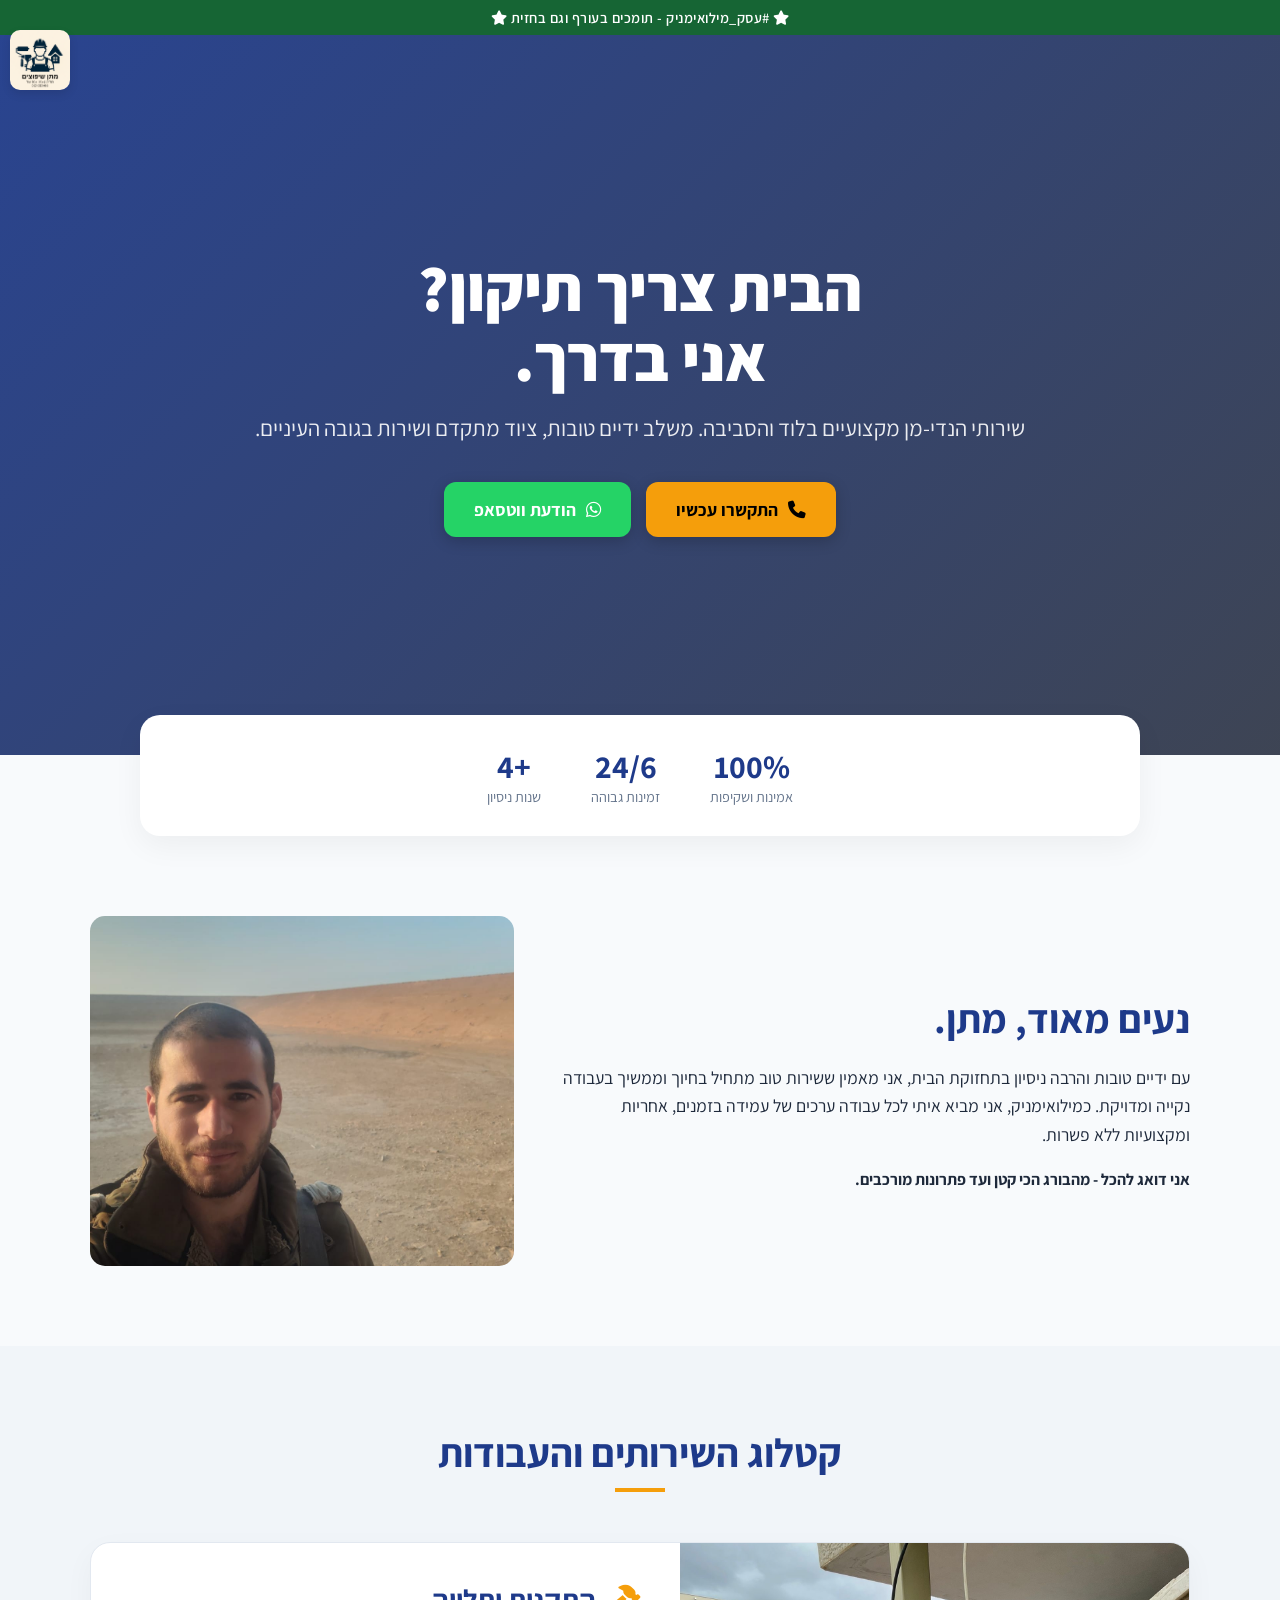
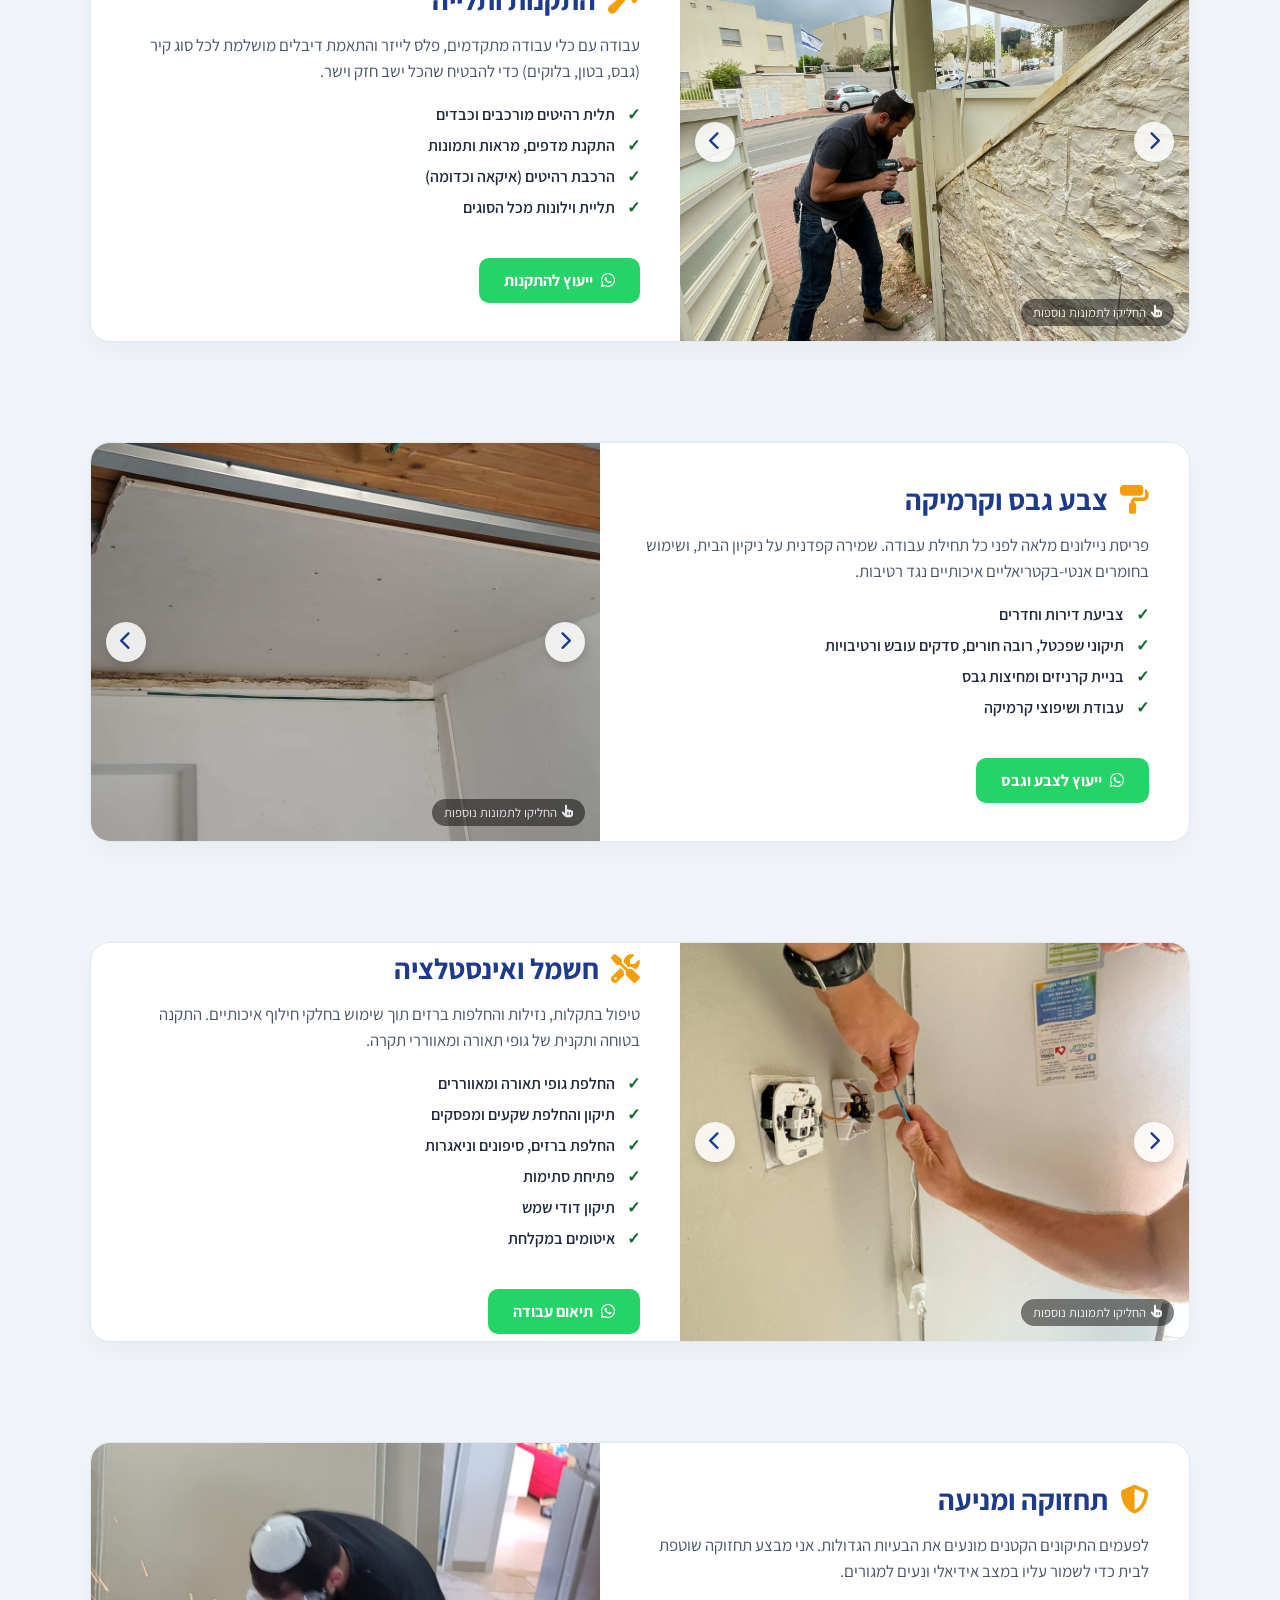
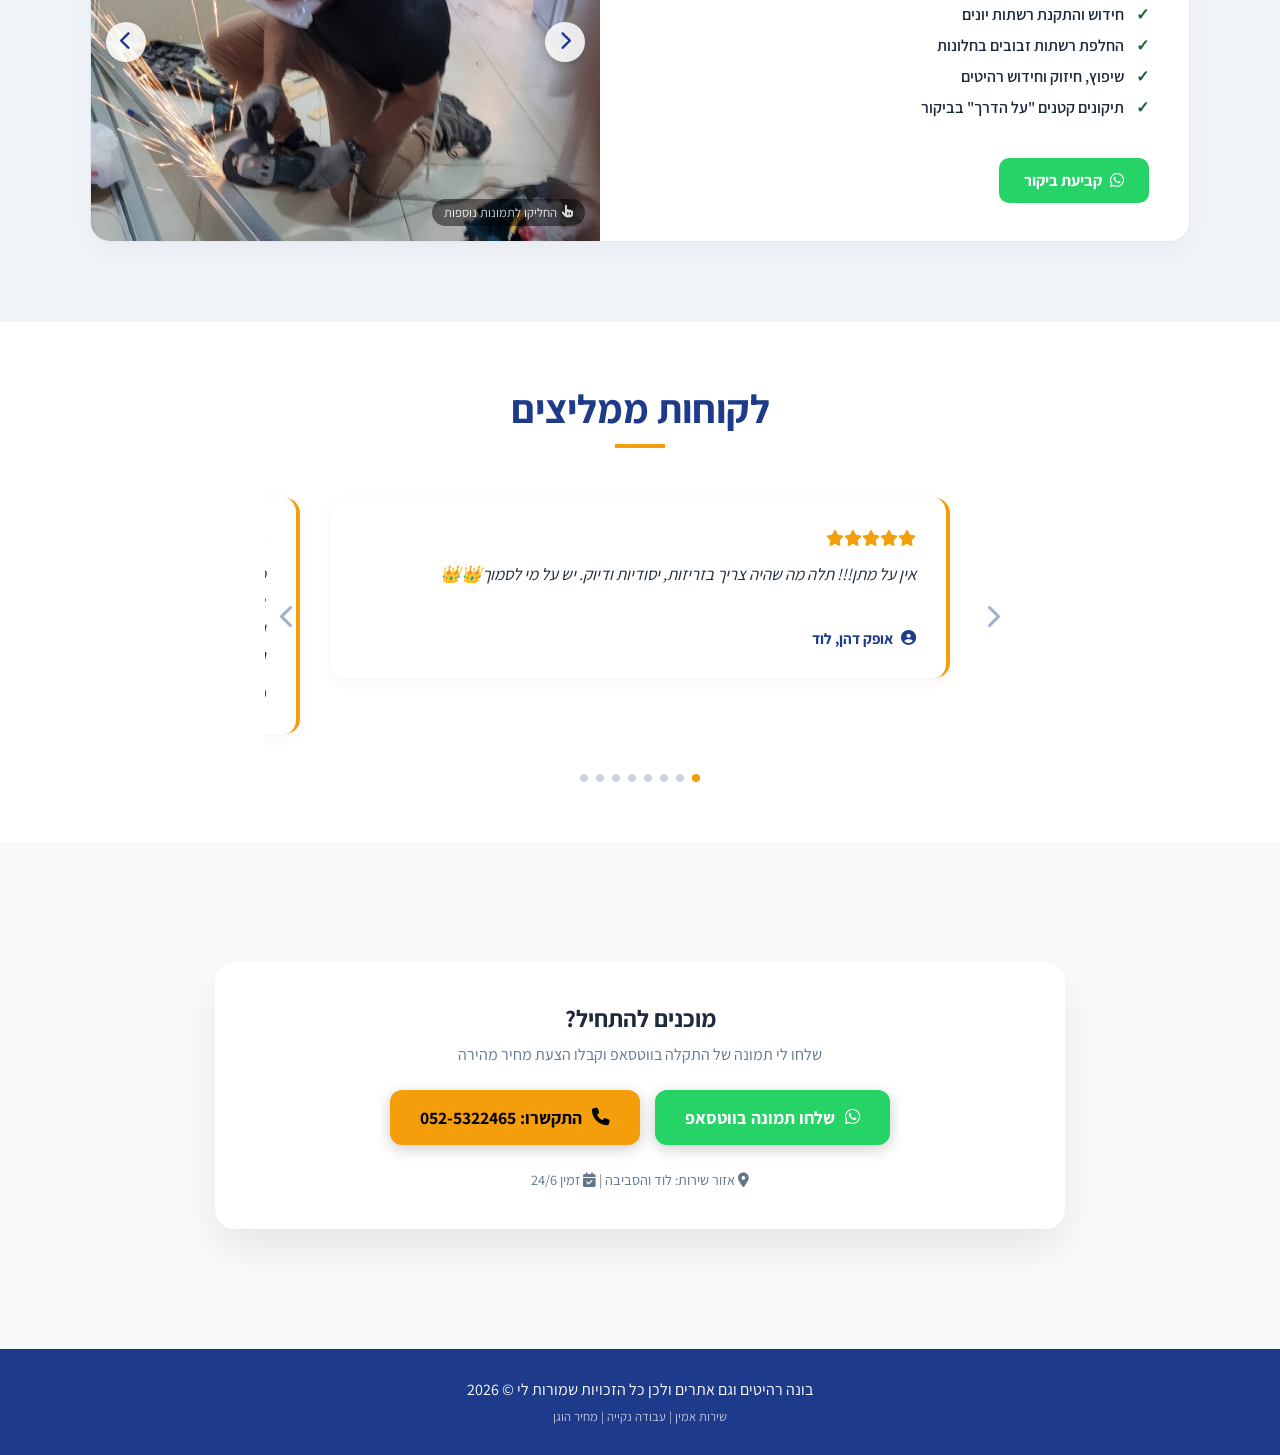
<file: index.html>
<!doctype html>
<html lang="he" dir="rtl">
  <head>
    <meta charset="UTF-8" />
    <meta name="viewport" content="width=device-width, initial-scale=1.0" />
    <title>מתן-מן | מקצוען בבית, תמיד לשירותכם</title>

    <link
      href="https://fonts.googleapis.com/css2?family=Assistant:wght@300;400;600;800&display=swap"
      rel="stylesheet"
    />
    <link
      rel="stylesheet"
      href="https://cdnjs.cloudflare.com/ajax/libs/font-awesome/6.4.0/css/all.min.css"
    />
    <script src="index4.js" defer></script>
    <link rel="stylesheet" href="index4.css" />
  </head>
  <body>
    <div id="logo_div">
      <img id="logo_img" src="לוגו עסק.png" alt="logo" />
    </div>

    <div class="miluim-badge">
      <i class="fas fa-star"></i> #עסק_מילואימניק - תומכים בעורף וגם בחזית
      <i class="fas fa-star"></i>
    </div>

    <section class="hero">
      <div class="hero-content">
        <h1>הבית צריך תיקון?<br />אני בדרך.</h1>
        <p>
          שירותי הנדי-מן מקצועיים בלוד והסביבה. משלב ידיים טובות, ציוד מתקדם
          ושירות בגובה העיניים.
        </p>
        <div class="btn-group">
          <a href="tel:0525322465" class="btn btn-primary">
            <i class="fas fa-phone"></i> התקשרו עכשיו
          </a>
          <a
            href="https://wa.me/972525322465?text=שלום מתן, אשמח להצעת מחיר"
            class="btn btn-secondary"
          >
            <i class="fab fa-whatsapp"></i> הודעת ווטסאפ
          </a>
        </div>
      </div>
    </section>

    <div id="stat_item" class="stats">
      <div class="stat-item">
        <h3>100%</h3>
        <p>אמינות ושקיפות</p>
      </div>
      <div class="stat-item">
        <h3>24/6</h3>
        <p>זמינות גבוהה</p>
      </div>
      <div class="stat-item">
        <h3>+4</h3>
        <p>שנות ניסיון</p>
      </div>
    </div>

    <section id="about">
      <div class="about-flex">
        <div class="about-text">
          <h2
            style="
              font-size: 2.5rem;
              color: var(--primary);
              margin-bottom: 20px;
            "
          >
            נעים מאוד, מתן.
          </h2>
          <p style="font-size: 1.1rem; margin-bottom: 20px; line-height: 1.6">
            עם ידיים טובות והרבה ניסיון בתחזוקת הבית, אני מאמין ששירות טוב מתחיל
            בחיוך וממשיך בעבודה נקייה ומדויקת. כמילואימניק, אני מביא איתי לכל
            עבודה ערכים של עמידה בזמנים, אחריות ומקצועיות ללא פשרות.
          </p>
          <p>
            <strong>אני דואג להכל - מהבורג הכי קטן ועד פתרונות מורכבים.</strong>
          </p>
        </div>
        <div class="about-image">
          <img id="img_nose" src="תמונת נושא.jpeg" alt="מתן בעבודה" />
        </div>
      </div>
    </section>

    <section id="services" style="background: #f1f5f9">
      <div class="section-title">
        <h2>קטלוג השירותים והעבודות</h2>
        <div class="underline"></div>
      </div>

      <div class="catalog-container">
        <!-- קטגוריה 1 -->
        <div class="catalog-card">
          <div class="gallery-container">
            <button
              class="gallery-arrow right-arrow"
              onclick="scrollGallery(this, 'right')"
            >
              <i class="fas fa-chevron-right"></i>
            </button>
            <button
              class="gallery-arrow left-arrow"
              onclick="scrollGallery(this, 'left')"
            >
              <i class="fas fa-chevron-left"></i>
            </button>

            <div class="catalog-gallery">
              <img src="התקנת שער.jpeg" alt="התקנת מסילות" />
              <img src="התקנת גוף תאורה.jpeg" alt="התקנת תאורה" />
              <img src="התקנת רהיט איקיאה.jpeg" alt="בניית רהיט" />
              <img src="התקנות כספת.jpeg" alt="התקנות כספת" />
            </div>

            <div class="swipe-hint">
              <i class="fas fa-hand-pointer"></i> החליקו לתמונות נוספות
            </div>
          </div>

          <div class="catalog-content">
            <h3><i class="fas fa-hammer"></i> התקנות ותלייה</h3>
            <p>
              עבודה עם כלי עבודה מתקדמים, פלס לייזר והתאמת דיבלים מושלמת לכל סוג
              קיר (גבס, בטון, בלוקים) כדי להבטיח שהכל ישב חזק וישר.
            </p>
            <ul>
              <li>תלית רהיטים מורכבים וכבדים</li>
              <li>התקנת מדפים, מראות ותמונות</li>
              <li>הרכבת רהיטים (איקאה וכדומה)</li>
              <li>תליית וילונות מכל הסוגים</li>
            </ul>
            <a
              href="https://wa.me/972525322465?text=היי מתן, אשמח להצעת מחיר עבור שירותי התקנות ותלייה"
              class="catalog-btn"
            >
              <i class="fab fa-whatsapp"></i> ייעוץ להתקנות
            </a>
          </div>
        </div>

        <!-- קטגוריה 2 -->
        <div class="catalog-card reverse-card">
          <div class="gallery-container">
            <button
              class="gallery-arrow right-arrow"
              onclick="scrollGallery(this, 'right')"
            >
              <i class="fas fa-chevron-right"></i>
            </button>
            <button
              class="gallery-arrow left-arrow"
              onclick="scrollGallery(this, 'left')"
            >
              <i class="fas fa-chevron-left"></i>
            </button>

            <div class="catalog-gallery">
              <img src="גבס.jpeg" alt="גבס" />
              <img src="טיפול בקיר עם רטיבות.jpeg" alt="קיר עם רטיבות" />
              <img src="עבודת קרמיקה.jpeg" alt="עבודת קרמיקה" />
              <img src="קרמיקה2.jpeg" alt="קרמיקה 2" />
            </div>
            <div class="swipe-hint">
              <i class="fas fa-hand-pointer"></i> החליקו לתמונות נוספות
            </div>
          </div>

          <div class="catalog-content">
            <h3><i class="fas fa-paint-roller"></i>צבע גבס וקרמיקה</h3>
            <p>
              פריסת ניילונים מלאה לפני כל תחילת עבודה. שמירה קפדנית על ניקיון
              הבית, ושימוש בחומרים אנטי-בקטריאליים איכותיים נגד רטיבות.
            </p>
            <ul>
              <li>צביעת דירות וחדרים</li>
              <li>תיקוני שפכטל, רובה חורים, סדקים עובש ורטיבויות</li>
              <li>בניית קרניזים ומחיצות גבס</li>
              <li>עבודת ושיפוצי קרמיקה</li>
            </ul>
            <a
              href="https://wa.me/972525322465?text=היי מתן, אשמח להצעת מחיר עבור צבע או תיקוני גבס"
              class="catalog-btn"
            >
              <i class="fab fa-whatsapp"></i> ייעוץ לצבע וגבס
            </a>
          </div>
        </div>

        <!-- קטגוריה 3 -->
        <div class="catalog-card">
          <div class="gallery-container">
            <button
              class="gallery-arrow right-arrow"
              onclick="scrollGallery(this, 'right')"
            >
              <i class="fas fa-chevron-right"></i>
            </button>
            <button
              class="gallery-arrow left-arrow"
              onclick="scrollGallery(this, 'left')"
            >
              <i class="fas fa-chevron-left"></i>
            </button>

            <div class="catalog-gallery">
              <img src="חשמל 1.jpeg" alt="חשמל" />
              <img src="התקנת גוף תאורה.jpeg" alt="התקנת גוף תאורה" />
              <img src="התקנת מפסק חכם.jpeg" alt="התקנת מפסק חכם" />
              <img src="התקנת מסילות.jpeg" alt="התקנת מסילות" />
              <img src="פתיחת סתימות.jpeg" alt="פתיחת סתימות" />
              <img src="דוד 1.jpeg" alt="דוד" />
              <img src="דוד2.jpeg" alt="דוד 2" />
              <img src="תיקון ניאגרה.jpeg" alt="תיקון ניאגרה" />
            </div>
            <div class="swipe-hint">
              <i class="fas fa-hand-pointer"></i> החליקו לתמונות נוספות
            </div>
          </div>

          <div class="catalog-content">
            <h3><i class="fas fa-tools"></i> חשמל ואינסטלציה</h3>
            <p>
              טיפול בתקלות, נזילות והחלפות ברזים תוך שימוש בחלקי חילוף איכותיים.
              התקנה בטוחה ותקנית של גופי תאורה ומאווררי תקרה.
            </p>
            <ul>
              <li>החלפת גופי תאורה ומאווררים</li>
              <li>תיקון והחלפת שקעים ומפסקים</li>
              <li>החלפת ברזים, סיפונים וניאגרות</li>
              <li>פתיחת סתימות</li>
              <li>תיקון דודי שמש</li>
              <li>איטומים במקלחת</li>
            </ul>
            <a
              href="https://wa.me/972525322465?text=היי מתן, אשמח לעזרה עם חשמל או אינסטלציה"
              class="catalog-btn"
            >
              <i class="fab fa-whatsapp"></i> תיאום עבודה
            </a>
          </div>
        </div>

        <!-- קטגוריה 4 -->
        <div class="catalog-card reverse-card">
          <div class="gallery-container">
            <button
              class="gallery-arrow right-arrow"
              onclick="scrollGallery(this, 'right')"
            >
              <i class="fas fa-chevron-right"></i>
            </button>
            <button
              class="gallery-arrow left-arrow"
              onclick="scrollGallery(this, 'left')"
            >
              <i class="fas fa-chevron-left"></i>
            </button>

            <div class="catalog-gallery">
              <img src="עבודה עם דיסק.jpeg" alt="עבודה עם דיסק" />
            </div>
            <div class="swipe-hint">
              <i class="fas fa-hand-pointer"></i> החליקו לתמונות נוספות
            </div>
          </div>

          <div class="catalog-content">
            <h3><i class="fas fa-shield-alt"></i> תחזוקה ומניעה</h3>
            <p>
              לפעמים התיקונים הקטנים מונעים את הבעיות הגדולות. אני מבצע תחזוקה
              שוטפת לבית כדי לשמור עליו במצב אידיאלי ונעים למגורים.
            </p>
            <ul>
              <li>חידוש והתקנת רשתות יונים</li>
              <li>החלפת רשתות זבובים בחלונות</li>
              <li>שיפוץ, חיזוק וחידוש רהיטים</li>
              <li>תיקונים קטנים "על הדרך" בביקור</li>
            </ul>
            <a
              href="https://wa.me/972525322465?text=היי מתן, אשמח לתאם עבודות תחזוקה שונות בבית"
              class="catalog-btn"
            >
              <i class="fab fa-whatsapp"></i> קביעת ביקור
            </a>
          </div>
        </div>
      </div>
    </section>

    <section id="reviews" style="background: #ffffff; padding: 60px 20px">
      <div class="section-title" style="margin-bottom: 30px">
        <h2>לקוחות ממליצים</h2>
        <div class="underline"></div>
      </div>

      <div class="slider-wrapper">
        <button class="slider-btn prev-btn" onclick="handleBtnClick(-1)">
          <i class="fas fa-chevron-right"></i>
        </button>

        <div class="slider-container" id="slider">
          <div class="slide">
            <div class="review-card-compact">
              <div>
                <div class="stars">
                  <i class="fas fa-star"></i><i class="fas fa-star"></i
                  ><i class="fas fa-star"></i><i class="fas fa-star"></i
                  ><i class="fas fa-star"></i>
                </div>
                <p class="review-text">
                  אין על מתן!!! תלה מה שהיה צריך בזריזות, יסודיות ודיוק. יש על
                  מי לסמוך👑👑
                </p>
              </div>
              <div class="review-author">
                <i class="fas fa-user-circle"></i> אופק דהן, לוד
              </div>
            </div>
          </div>

          <div class="slide">
            <div class="review-card-compact">
              <div>
                <div class="stars">
                  <i class="fas fa-star"></i><i class="fas fa-star"></i
                  ><i class="fas fa-star"></i><i class="fas fa-star"></i
                  ><i class="fas fa-star"></i>
                </div>
                <p class="review-text">
                  ממליצים בחום על מתן, שסידר לנו בצורה יסודית ומקצועית את כל
                  נושא הרשתות בבית, עזר בהתקנות שונות, והכול בחיוך, סבלנות
                  ומהירות. לאורך כל הדרך הוא היה זמין, שירותי ומדויק... כיף
                  לעבוד עם מישהו שגם מקצוען אמיתי וגם נותן תחושת ביטחון
                  ואכפתיות. תודה רבה!
                </p>
              </div>
              <div class="review-author">
                <i class="fas fa-user-circle"></i> יצחק ירוחם, לוד
              </div>
            </div>
          </div>

          <div class="slide">
            <div class="review-card-compact">
              <div>
                <div class="stars">
                  <i class="fas fa-star"></i><i class="fas fa-star"></i
                  ><i class="fas fa-star"></i><i class="fas fa-star"></i
                  ><i class="fas fa-star"></i>
                </div>
                <p class="review-text">
                  שירות מעולה נעזרתי בעת מעבר דירה. כל הרהיטים הורכבו ישר. וכל
                  הקדיחות נעשו בצורה מקצועית מאד
                </p>
              </div>
              <div class="review-author">
                <i class="fas fa-user-circle"></i> ליאור, כפר סבא
              </div>
            </div>
          </div>

          <div class="slide">
            <div class="review-card-compact">
              <div>
                <div class="stars">
                  <i class="fas fa-star"></i><i class="fas fa-star"></i
                  ><i class="fas fa-star"></i><i class="fas fa-star"></i
                  ><i class="fas fa-star"></i>
                </div>
                <p class="review-text">
                  מתן אלמגור הנדימן מקצועי איכותי ואמין ביותר ניסיתי לשלם לו קצת
                  יותר והוא לא הסכים לקבל!! ממליץ בחום להשתמש בשירותים שלו!!
                </p>
              </div>
              <div class="review-author">
                <i class="fas fa-user-circle"></i> אליה סעדון, תל אביב
              </div>
            </div>
          </div>

          <div class="slide">
            <div class="review-card-compact">
              <div>
                <div class="stars">
                  <i class="fas fa-star"></i><i class="fas fa-star"></i
                  ><i class="fas fa-star"></i><i class="fas fa-star"></i
                  ><i class="fas fa-star"></i>
                </div>
                <p class="review-text">
                  יצא לי להעזר במתן מספר פעמים השרות היה מכל הלב. ההרגשה שמתן
                  נתן שבאמת אכפת לו והוא עושה כל מאמץ שהעבודה תעשה על הצד הטוב
                  ביותר עם מחיר הגון ושרות מאיר פנים
                </p>
              </div>
              <div class="review-author">
                <i class="fas fa-user-circle"></i> עמיחי יובל
              </div>
            </div>
          </div>

          <div class="slide">
            <div class="review-card-compact">
              <div>
                <div class="stars">
                  <i class="fas fa-star"></i><i class="fas fa-star"></i
                  ><i class="fas fa-star"></i><i class="fas fa-star"></i
                  ><i class="fas fa-star"></i>
                </div>
                <p class="review-text">
                  עבודה מעולה מהירה ומקצועית. מחיר הוגן ממליצה בחום 👍
                </p>
              </div>
              <div class="review-author">
                <i class="fas fa-user-circle"></i>רעות, לוד
              </div>
            </div>
          </div>
          <div class="slide">
            <div class="review-card-compact">
              <div>
                <div class="stars">
                  <i class="fas fa-star"></i><i class="fas fa-star"></i
                  ><i class="fas fa-star"></i><i class="fas fa-star"></i
                  ><i class="fas fa-star"></i>
                </div>
                <p class="review-text">
                  מתן ישר ויסודי הייתה לנו בעיה מורכבת והוא לא עזב עד שפתר את
                  הבעיה והכל עושה בסבר פנים יפות בשמחה וביושרה כספית ממליץ בחום
                </p>
              </div>
              <div class="review-author">
                <i class="fas fa-user-circle"></i>אילן צרפתי, לוד
              </div>
            </div>
          </div>

          <div class="slide">
            <div class="review-card-compact">
              <div>
                <div class="stars">
                  <i class="fas fa-star"></i><i class="fas fa-star"></i
                  ><i class="fas fa-star"></i><i class="fas fa-star"></i
                  ><i class="fas fa-star"></i>
                </div>
                <p class="review-text">
                  שירות מעולה, עבודה יסודית מא עד תיו. התקין מצלמת אבטחה ותיקן
                  את השער בצורה מקצועית ויסודית. תודה🙏🏻
                </p>
              </div>
              <div class="review-author">
                <i class="fas fa-user-circle"></i> קרן, שערי תקווה
              </div>
            </div>
          </div>
        </div>

        <button class="slider-btn next-btn" onclick="handleBtnClick(1)">
          <i class="fas fa-chevron-left"></i>
        </button>
      </div>

      <div class="dots-container" id="dotsContainer"></div>
    </section>

    <section id="contact">
      <div class="contact-bar">
        <h2 style="margin-bottom: 10px">מוכנים להתחיל?</h2>
        <p style="margin-bottom: 25px; color: #64748b">
          שלחו לי תמונה של התקלה בווטסאפ וקבלו הצעת מחיר מהירה
        </p>
        <div class="btn-group">
          <a
            href="https://wa.me/972525322465?text=שלום מתן, אשמח להצעת מחיר"
            class="btn btn-secondary"
          >
            <i class="fab fa-whatsapp"></i> שלחו תמונה בווטסאפ
          </a>
          <a href="tel:0525322465" class="btn btn-primary">
            <i class="fas fa-phone"></i> התקשרו: 052-5322465
          </a>
        </div>
        <p style="margin-top: 25px; font-size: 0.9rem; color: #64748b">
          <i class="fas fa-map-marker-alt"></i> אזור שירות: לוד והסביבה |
          <i class="fas fa-calendar-check"></i> זמין 24/6
        </p>
      </div>
    </section>

    <footer>
      <p>בונה רהיטים וגם אתרים ולכן כל הזכויות שמורות לי © 2026</p>
      <p style="font-size: 0.8rem; margin-top: 8px; opacity: 0.7">
        שירות אמין | עבודה נקייה | מחיר הוגן
      </p>
    </footer>
  </body>
</html>
</file>
<file: index4.css>
:root {
  --primary: #1e3a8a;
  --secondary: #166534;
  --accent: #f59e0b;
  --bg-light: #f8fafc;
  --white: #ffffff;
  --text-main: #1e293b;
}

* {
  margin: 0;
  padding: 0;
  box-sizing: border-box;
  font-family: "Assistant", sans-serif;
}

body {
  background-color: var(--bg-light);
  color: var(--text-main);
  scroll-behavior: smooth;
}

/* לוגו צף */
#logo_div {
  position: fixed;
  top: 30px;
  left: 10px;
  width: 60px;
  height: 60px;
  z-index: 1000;
}

#logo_img {
  width: 100%;
  height: 100%;
  border-radius: 10px;
  object-fit: cover;
  box-shadow: 0 4px 10px rgba(0, 0, 0, 0.1);
}

#img_nose {
  width: 100%;
  height: 100%;
  border-radius: 15px;
  object-fit: cover;
}

/* באנר מילואימניק */
.miluim-badge {
  background: var(--secondary);
  color: white;
  text-align: center;
  padding: 8px 0;
  font-weight: 600;
  font-size: 0.9rem;
  letter-spacing: 0.5px;
}

/* Hero Section */
.hero {
  position: relative;
  background:
    linear-gradient(
      135deg,
      rgba(30, 58, 138, 0.95) 0%,
      rgba(15, 23, 42, 0.8) 100%
    ),
    url("https://images.unsplash.com/photo-1621905252507-b35239d33048?q=80&w=2070");
  background-size: cover;
  background-position: center;
  height: 80vh;
  display: flex;
  align-items: center;
  justify-content: center;
  text-align: center;
  color: white;
  padding: 20px;
}

.hero-content h1 {
  font-size: clamp(2.5rem, 8vw, 4rem);
  font-weight: 800;
  margin-bottom: 20px;
  line-height: 1.1;
}

.hero-content p {
  font-size: clamp(1.1rem, 4vw, 1.4rem);
  max-width: 800px;
  margin: 0 auto 40px;
  opacity: 0.9;
}

/* Buttons */
.btn-group {
  display: flex;
  gap: 15px;
  justify-content: center;
  flex-wrap: wrap;
}

.btn {
  padding: 16px 30px;
  border-radius: 12px;
  text-decoration: none;
  font-weight: 700;
  font-size: 1.1rem;
  transition: all 0.3s ease;
  display: flex;
  align-items: center;
  gap: 10px;
  box-shadow: 0 4px 15px rgba(0, 0, 0, 0.2);
}

.btn-primary {
  background-color: var(--accent);
  color: #000;
}
.btn-secondary {
  background-color: #25d366;
  color: white;
}

.btn:hover {
  transform: translateY(-3px);
  box-shadow: 0 6px 20px rgba(0, 0, 0, 0.3);
}

/* Stats Section */
.stats {
  display: flex;
  justify-content: center;
  gap: 50px;
  padding: 30px;
  background: white;
  margin: -40px auto 0;
  position: relative;
  z-index: 10;
  width: 85%;
  max-width: 1000px;
  border-radius: 20px;
  box-shadow: 0 10px 30px rgba(0, 0, 0, 0.05);
}

.stat-item {
  text-align: center;
}
.stat-item h3 {
  font-size: 2rem;
  color: var(--primary);
}
.stat-item p {
  font-size: 0.9rem;
  color: #64748b;
}

section {
  padding: 80px 20px;
}
.section-title {
  text-align: center;
  margin-bottom: 50px;
}
.section-title h2 {
  font-size: 2.5rem;
  color: var(--primary);
  margin-bottom: 10px;
}
.section-title .underline {
  width: 50px;
  height: 4px;
  background: var(--accent);
  margin: 0 auto;
}

/* About Section */
.about-flex {
  display: flex;
  align-items: center;
  gap: 40px;
  max-width: 1100px;
  margin: 0 auto;
  flex-wrap: wrap;
}

.about-text {
  flex: 1.2;
  min-width: 300px;
}
.about-image {
  flex: 0.8;
  min-width: 300px;
  height: 350px;
  position: relative;
}

/* =========================================
   NEW CATALOG SECTION (Services + Gallery)
   ========================================= */
.catalog-container {
  display: flex;
  flex-direction: column;
  gap: 100px;
  max-width: 1100px;
  margin: 0 auto;
}

.catalog-card {
  display: flex;
  background: var(--white);
  border-radius: 20px;
  overflow: hidden;
  box-shadow: 0 10px 30px rgba(0, 0, 0, 0.04);
  border: 1px solid #e2e8f0;
  transition: transform 0.3s ease;
  height: 400px;
}

/* הפיכת הכרטיס במחשב */
.reverse-card {
  flex-direction: row-reverse;
}

.catalog-card:hover {
  box-shadow: 0 15px 40px rgba(0, 0, 0, 0.08);
  border-color: #cbd5e1;
}

/* עטיפה לגלריה ולחצים */
.gallery-container {
  flex: 1;
  position: relative;
  display: flex;
  min-width: 0;
  width: 50%;
}

/* חצים לגלריה (מחשב) */
.gallery-arrow {
  position: absolute;
  top: 50%;
  transform: translateY(-50%);
  background: rgba(255, 255, 255, 0.85);
  border: none;
  color: var(--primary);
  width: 40px;
  height: 40px;
  border-radius: 50%;
  cursor: pointer;
  display: flex;
  align-items: center;
  justify-content: center;
  font-size: 1.2rem;
  z-index: 10;
  box-shadow: 0 4px 10px rgba(0, 0, 0, 0.15);
  transition: all 0.2s ease;
}

.gallery-arrow:hover {
  background: var(--primary);
  color: white;
}

.gallery-arrow.right-arrow {
  right: 15px;
}

.gallery-arrow.left-arrow {
  left: 15px;
}

/* אזור הגלריה הזזה בתוך הכרטיס */
.catalog-gallery {
  width: 100%;
  height: 100%;
  display: flex;
  overflow-x: auto;
  scroll-snap-type: x mandatory;
  -webkit-overflow-scrolling: touch;
  scrollbar-width: none;
  scroll-behavior: smooth;
}

.catalog-gallery::-webkit-scrollbar {
  display: none;
}

/* הגדרות קשיחות לתמונה למניעת עיוותים וגדלים שונים */
.catalog-gallery img {
  flex: 0 0 100%;
  width: 100%;
  height: 100%;
  object-fit: cover;
  scroll-snap-align: center;
  display: block;
}

/* חיווי "החלק שמאלה" קטן על התמונות */
.swipe-hint {
  position: absolute;
  bottom: 15px;
  right: 15px;
  background: rgba(0, 0, 0, 0.6);
  color: white;
  padding: 5px 12px;
  border-radius: 20px;
  font-size: 0.8rem;
  pointer-events: none;
  display: flex;
  align-items: center;
  gap: 5px;
  opacity: 0.8;
  z-index: 5;
}

/* אזור הטקסט של הכרטיס */
.catalog-content {
  flex: 1;
  width: 50%;
  padding: 40px;
  display: flex;
  flex-direction: column;
  justify-content: center;
}

.catalog-content h3 {
  font-size: 1.8rem;
  color: var(--primary);
  margin-bottom: 15px;
  display: flex;
  align-items: center;
  gap: 12px;
}

.catalog-content h3 i {
  color: var(--accent);
}

.catalog-content p {
  color: #475569;
  margin-bottom: 20px;
  line-height: 1.5;
  font-size: 1.05rem;
}

.catalog-content ul {
  list-style: none;
  margin-bottom: 30px;
}

.catalog-content li {
  margin-bottom: 10px;
  position: relative;
  padding-right: 25px;
  color: var(--text-main);
  font-weight: 600;
}

.catalog-content li::before {
  content: "✓";
  color: var(--secondary);
  position: absolute;
  right: 0;
  font-weight: bold;
}

/* כפתור ווסטאפ ספציפי לקטגוריה */
.catalog-btn {
  display: inline-flex;
  align-items: center;
  justify-content: center;
  gap: 8px;
  background: #25d366;
  color: white;
  padding: 12px 25px;
  border-radius: 10px;
  text-decoration: none;
  font-weight: bold;
  transition: all 0.2s;
  align-self: flex-start;
}

.catalog-btn:hover {
  background: #20ba56;
  transform: scale(1.02);
}

/* Reviews Section - Slider Mode */
.slider-wrapper {
  position: relative;
  max-width: 750px;
  margin: 0 auto;
  overflow: hidden;
  padding: 10px 50px;
}

.slider-container {
  display: flex;
  transition: transform 0.4s ease-in-out;
  width: 100%;
}

.slide {
  min-width: 100%;
  box-sizing: border-box;
  padding: 10px 15px;
}

.review-card-compact {
  background: var(--white);
  padding: 30px;
  border-radius: 15px;
  box-shadow: 0 4px 15px rgba(0, 0, 0, 0.04);
  border-right: 4px solid var(--accent);
  text-align: right;
  min-height: 180px;
  display: flex;
  flex-direction: column;
  justify-content: space-between;
}

.stars {
  color: var(--accent);
  margin-bottom: 12px;
  font-size: 1rem;
}

.review-text {
  font-size: 1.05rem;
  line-height: 1.6;
  color: var(--text-main);
  font-style: italic;
  margin-bottom: 15px;
}

.review-author {
  font-weight: 700;
  color: var(--primary);
  font-size: 0.95rem;
  display: flex;
  align-items: center;
  gap: 8px;
}

.slider-btn {
  position: absolute;
  top: 50%;
  transform: translateY(-50%);
  background: none;
  border: none;
  color: var(--primary);
  font-size: 1.5rem;
  cursor: pointer;
  opacity: 0.4;
  transition: opacity 0.2s;
  padding: 10px;
  z-index: 5;
}

.slider-btn:hover {
  opacity: 1;
}
.prev-btn {
  right: 5px;
}
.next-btn {
  left: 5px;
}

.dots-container {
  display: flex;
  justify-content: center;
  gap: 8px;
  margin-top: 20px;
}

.dot {
  width: 8px;
  height: 8px;
  background: #cbd5e1;
  border-radius: 50%;
  cursor: pointer;
  transition: background 0.3s;
}

.dot.active {
  background: var(--accent);
}

/* Contact Bar */
.contact-bar {
  background: var(--white);
  padding: 40px 20px;
  border-radius: 20px;
  text-align: center;
  max-width: 850px;
  margin: 40px auto;
  box-shadow: 0 20px 40px rgba(0, 0, 0, 0.08);
}

footer {
  background: var(--primary);
  color: white;
  padding: 30px 20px;
  text-align: center;
}

/* Mobile Adjustments */
@media (max-width: 768px) {
  .hero {
    height: auto;
    padding: 100px 20px 60px 20px;
  }

  .stats {
    flex-direction: column;
    gap: 20px;
    width: 90%;
    margin: 20px auto 0;
    transform: none;
  }

  .btn-group {
    flex-direction: column;
    width: 100%;
  }

  .btn {
    width: 100%;
    justify-content: center;
  }

  #logo_div {
    width: 50px;
    height: 50px;
  }

  .slider-wrapper {
    padding: 10px 15px;
  }
  .slider-btn {
    display: none;
  }

  /* התאמת קטלוג השירותים למובייל */
  .catalog-container {
    gap: 60px;
  }

  /* ביטול השורה ההפוכה וקביעת מבנה אחיד למובייל */
  .catalog-card,
  .catalog-card.reverse-card {
    flex-direction: column-reverse !important;
    height: auto;
  }

  /* כפיית הטקסט להיות למעלה */
  .catalog-content {
    width: 100%;
    padding: 30px 20px;
    order: 1;
  }

  /* כפיית הגלריה להיות למטה */
  .gallery-container {
    width: 100%;
    height: 300px;
    order: 0;
    flex-shrink: 0;
    position: relative;
  }

  /* תיקון עיקרי: גובה px מפורש - לא תלוי בגובה האב */
  .catalog-gallery {
    height: 300px;
  }

  /* תיקון עיקרי: גובה px מפורש על כל תמונה */
  .catalog-gallery img {
    flex: 0 0 100%;
    width: 100%;
    height: 300px;
    object-fit: cover;
    object-position: center;
    display: block;
  }

  .catalog-btn {
    width: 100%;
  }
}
</file>
